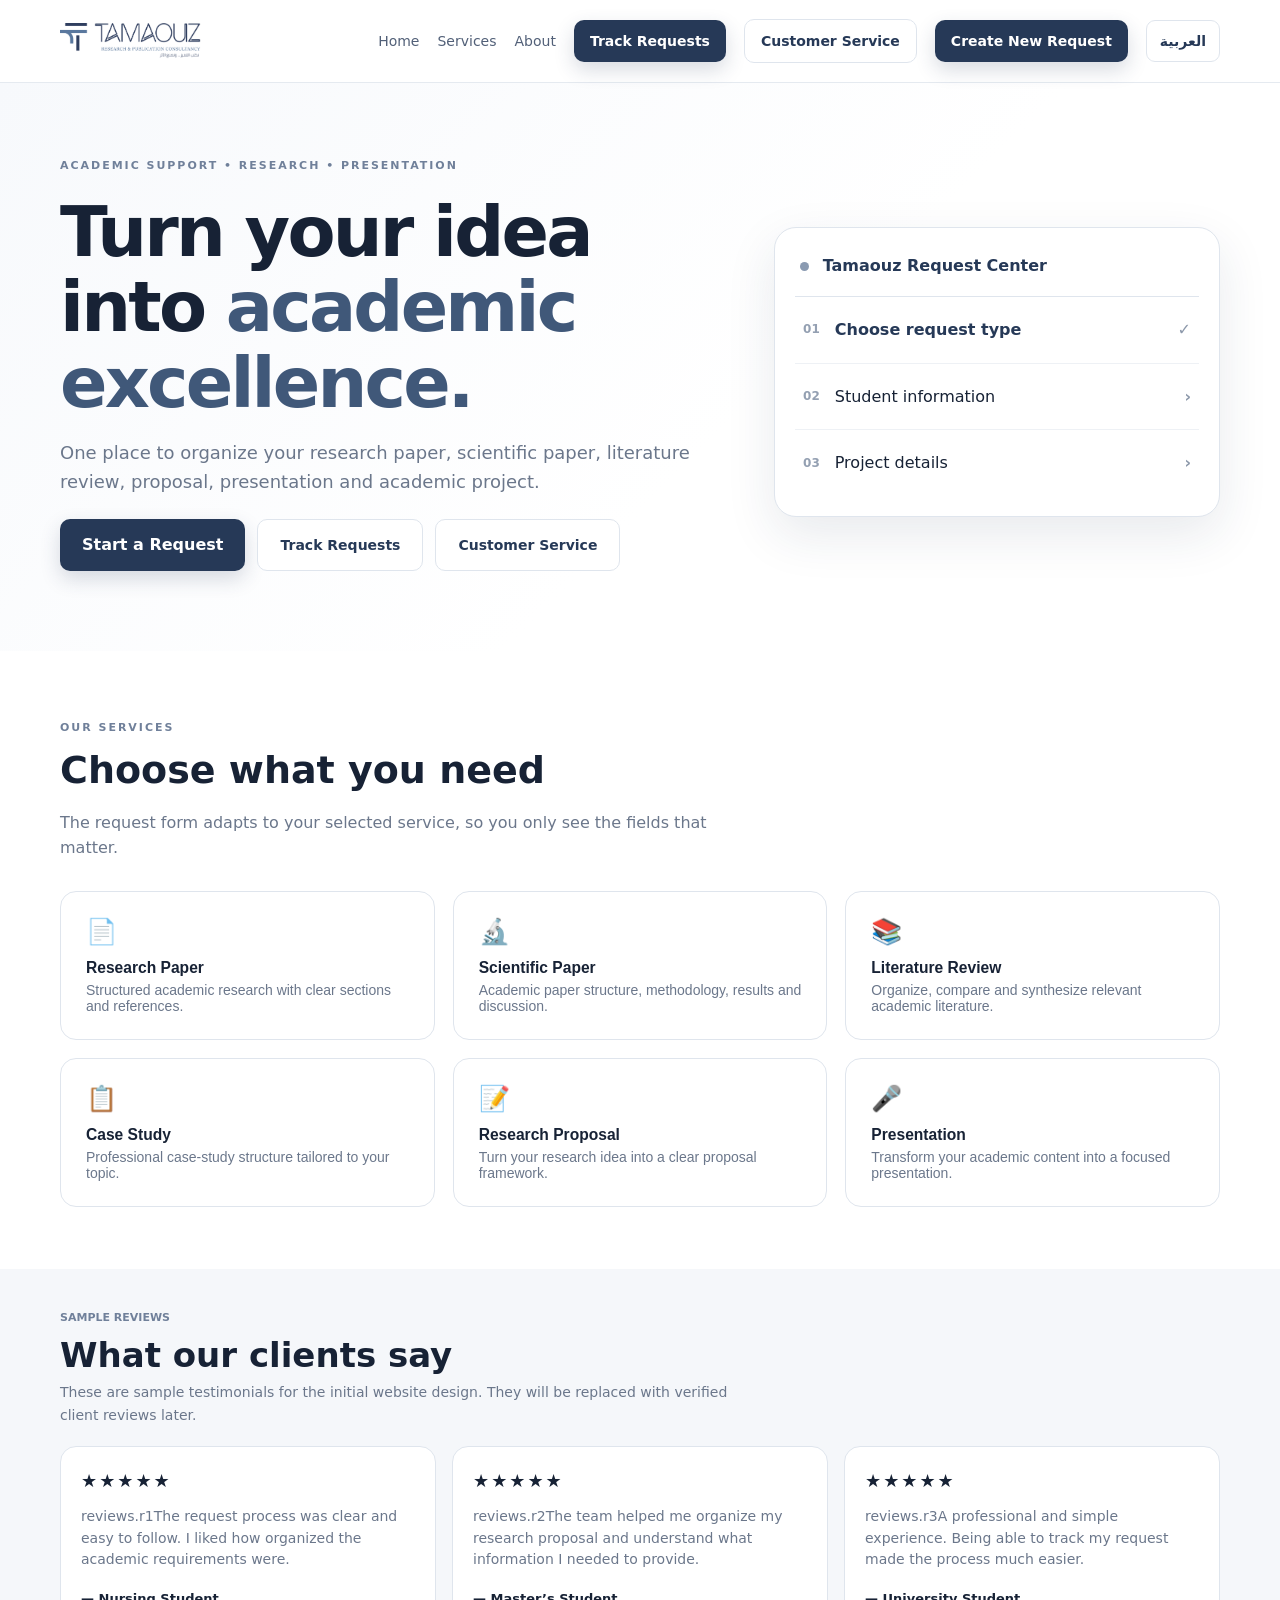
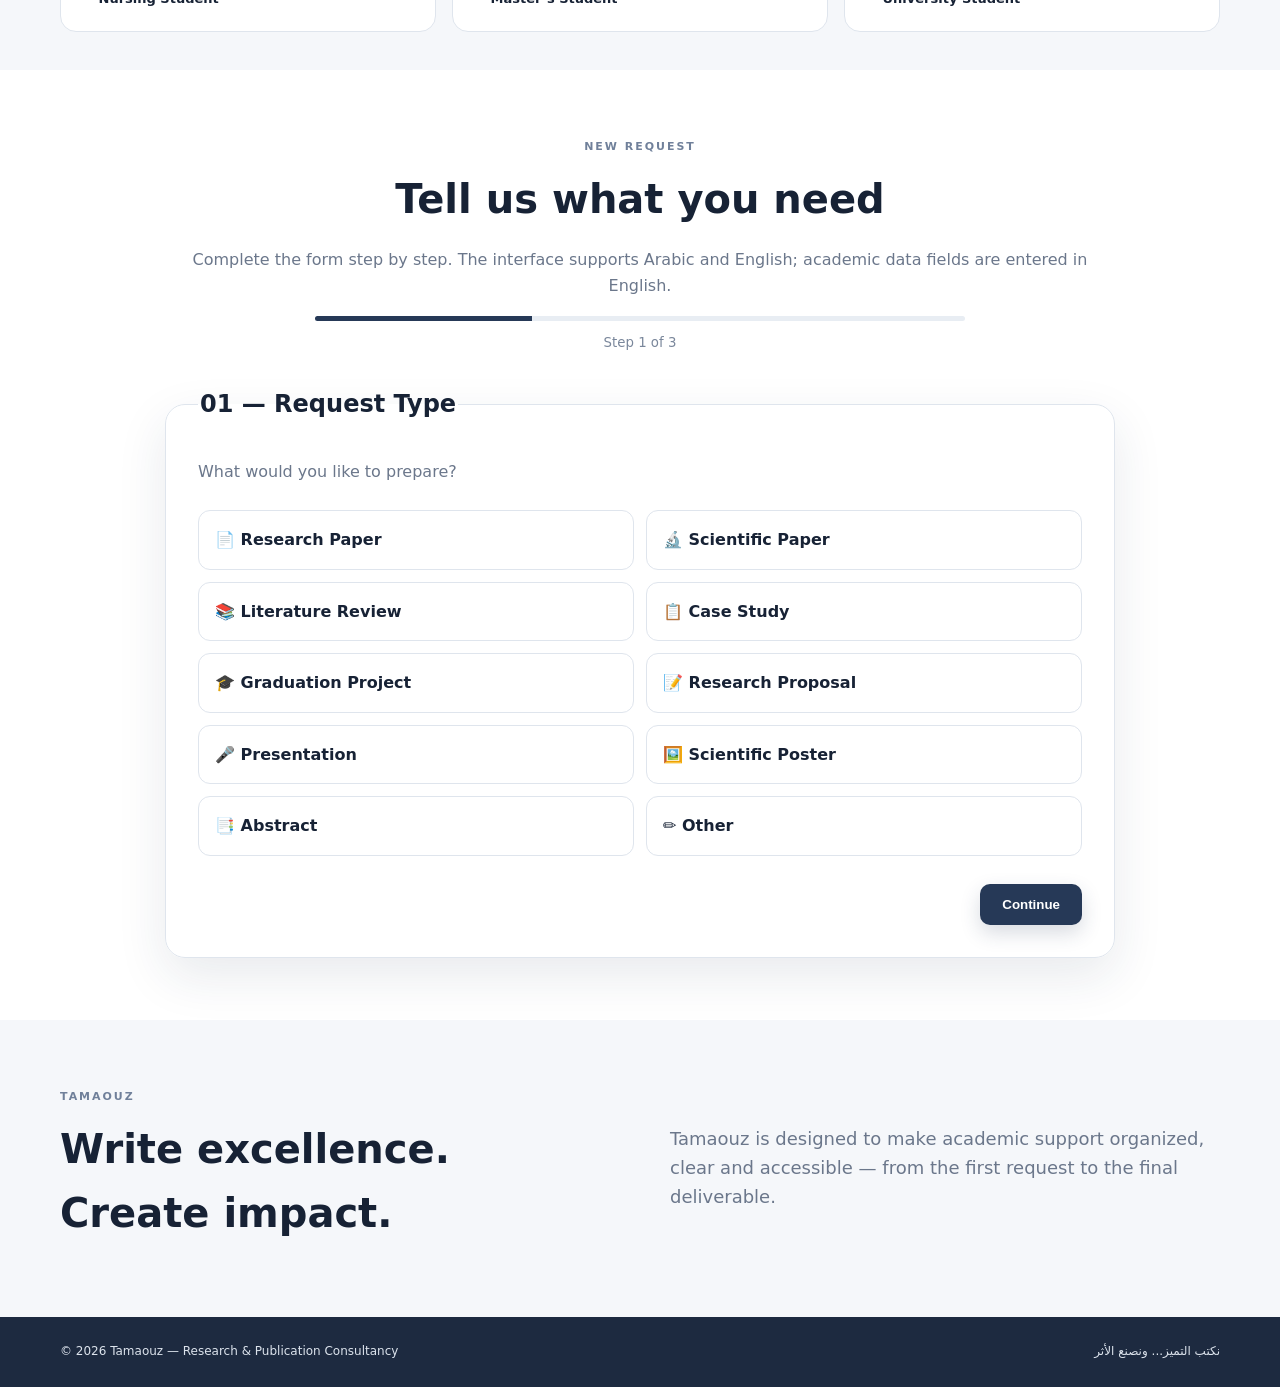
<file: index.html>
<!doctype html>
<html lang="en" dir="ltr">
<head>
  <meta charset="utf-8">
  <meta name="viewport" content="width=device-width, initial-scale=1">
  <meta name="description" content="Tamaouz — Research & Publication Consultancy. Academic research and publication support in Arabic and English.">
  <title>Tamaouz | Research & Publication Consultancy</title>
  <link rel="stylesheet" href="styles.css">
</head>
<body>
  <header class="site-header">
    <div class="container nav-wrap">
      <a class="brand" href="#home" aria-label="Tamaouz home">
        <img class="brand-logo" src="logo.jpg" alt="Tamaouz Research & Publication Consultancy">
      </a>
      <nav>
        <a href="#home" data-i18n="nav.home">Home</a>
        <a href="#services" data-i18n="nav.services">Services</a>
        <a href="#about" data-i18n="nav.about">About</a>
        <a href="dashboard.html" class="btn btn-small" data-i18n="nav.track">Track Requests</a>
        <a href="support.html" class="btn btn-small btn-ghost" data-i18n="nav.support">Customer Service</a>
        <a class="btn btn-small" href="#request" data-i18n="nav.request">Create New Request</a>
        <button id="languageToggle" class="language-toggle" type="button" aria-label="Switch language">العربية</button>
      </nav>
    </div>
  </header>

  <main id="home">
    <section class="hero">
      <div class="container hero-grid">
        <div>
          <span class="eyebrow" data-i18n="hero.eyebrow">ACADEMIC SUPPORT • RESEARCH • PRESENTATION</span>
          <h1 data-i18n="hero.title">Turn your idea into <span>academic excellence.</span></h1>
          <p data-i18n="hero.text">One place to organize your research paper, scientific paper, literature review, proposal, presentation and academic project.</p>
          <div class="hero-actions">
            <a class="btn" href="#request" data-i18n="hero.start">Start a Request</a>
            <a class="btn btn-ghost" href="dashboard.html" data-i18n="hero.track">Track Requests</a>
            <a class="btn btn-ghost" href="support.html" data-i18n="hero.support">Customer Service</a>
          </div>
          <div class="trust"><span data-i18n="hero.trust1">✓ Bilingual interface</span><span data-i18n="hero.trust2">✓ Guided step-by-step process</span><span data-i18n="hero.trust3">✓ Track your request</span></div>
        </div>
        <div class="hero-card">
          <div class="card-top"><span class="status-dot"></span> <span data-i18n="hero.card">Tamaouz Request Center</span></div>
          <div class="mini-step active"><b>01</b><span data-i18n="steps.type">Choose request type</span><strong>✓</strong></div>
          <div class="mini-step"><b>02</b><span data-i18n="steps.info">Student information</span><strong>›</strong></div>
          <div class="mini-step"><b>03</b><span data-i18n="steps.details">Project details</span><strong>›</strong></div>
        </div>
      </div>
    </section>

    <section id="services" class="section">
      <div class="container">
        <div class="section-heading">
          <span class="eyebrow" data-i18n="services.eyebrow">OUR SERVICES</span>
          <h2 data-i18n="services.title">Choose what you need</h2>
          <p data-i18n="services.text">The request form adapts to your selected service, so you only see the fields that matter.</p>
        </div>
        <div class="service-grid">
          <button class="service-card" data-type="Research Paper"><span>📄</span><h3 data-i18n="service.research">Research Paper</h3><p data-i18n="service.researchText">Structured academic research with clear sections and references.</p></button>
          <button class="service-card" data-type="Scientific Paper"><span>🔬</span><h3 data-i18n="service.scientific">Scientific Paper</h3><p data-i18n="service.scientificText">Academic paper structure, methodology, results and discussion.</p></button>
          <button class="service-card" data-type="Literature Review"><span>📚</span><h3 data-i18n="service.literature">Literature Review</h3><p data-i18n="service.literatureText">Organize, compare and synthesize relevant academic literature.</p></button>
          <button class="service-card" data-type="Case Study"><span>📋</span><h3 data-i18n="service.case">Case Study</h3><p data-i18n="service.caseText">Professional case-study structure tailored to your topic.</p></button>
          <button class="service-card" data-type="Research Proposal"><span>📝</span><h3 data-i18n="service.proposal">Research Proposal</h3><p data-i18n="service.proposalText">Turn your research idea into a clear proposal framework.</p></button>
          <button class="service-card" data-type="Presentation"><span>🎤</span><h3 data-i18n="service.presentation">Presentation</h3><p data-i18n="service.presentationText">Transform your academic content into a focused presentation.</p></button>
        </div>
      </div>
    </section>

    <section id="testimonials" class="section light">
      <div class="container">
        <div class="section-heading">
          <span class="eyebrow" data-i18n="reviews.eyebrow">SAMPLE REVIEWS</span>
          <h2 data-i18n="reviews.title">What our clients say</h2>
          <p data-i18n="reviews.text">These are sample testimonials for the initial website design. They will be replaced with verified client reviews later.</p>
        </div>
        <div class="service-grid">
          <article class="service-card"><div style="font-size:18px;letter-spacing:2px">★★★★★</div><p style="font-size:15px;margin:14px 0" data-i18n="reviews.r1">“The request process was clear and easy to follow. I liked how organized the academic requirements were.”</p><strong data-i18n="reviews.n1">— Nursing Student</strong></article>
          <article class="service-card"><div style="font-size:18px;letter-spacing:2px">★★★★★</div><p style="font-size:15px;margin:14px 0" data-i18n="reviews.r2">“The team helped me organize my research proposal and understand what information I needed to provide.”</p><strong data-i18n="reviews.n2">— Master’s Student</strong></article>
          <article class="service-card"><div style="font-size:18px;letter-spacing:2px">★★★★★</div><p style="font-size:15px;margin:14px 0" data-i18n="reviews.r3">“A professional and simple experience. Being able to track my request made the process much easier.”</p><strong data-i18n="reviews.n3">— University Student</strong></article>
        </div>
      </div>
    </section>

    <section id="request" class="section request-section">
      <div class="container request-shell">
        <div class="request-intro">
          <span class="eyebrow" data-i18n="request.eyebrow">NEW REQUEST</span>
          <h2 data-i18n="request.title">Tell us what you need</h2>
          <p data-i18n="request.text">Complete the form step by step. The interface supports Arabic and English; academic data fields are entered in English.</p>
          <div class="progress"><span class="progress-fill"></span></div>
          <small id="stepLabel">Step 1 of 3</small>
        </div>

        <form id="requestForm" novalidate>
          <fieldset data-step="1" class="step-panel active">
            <legend data-i18n="form.typeTitle">01 — Request Type</legend>
            <p class="field-help" data-i18n="form.typeHelp">What would you like to prepare?</p>
            <div class="type-grid">
              <label><input required type="radio" name="requestType" value="Research Paper"><span>📄 <span data-i18n="service.research">Research Paper</span></span></label>
              <label><input type="radio" name="requestType" value="Scientific Paper"><span>🔬 <span data-i18n="service.scientific">Scientific Paper</span></span></label>
              <label><input type="radio" name="requestType" value="Literature Review"><span>📚 <span data-i18n="service.literature">Literature Review</span></span></label>
              <label><input type="radio" name="requestType" value="Case Study"><span>📋 <span data-i18n="service.case">Case Study</span></span></label>
              <label><input type="radio" name="requestType" value="Graduation Project"><span>🎓 <span data-i18n="service.graduation">Graduation Project</span></span></label>
              <label><input type="radio" name="requestType" value="Research Proposal"><span>📝 <span data-i18n="service.proposal">Research Proposal</span></span></label>
              <label><input type="radio" name="requestType" value="Presentation"><span>🎤 <span data-i18n="service.presentation">Presentation</span></span></label>
              <label><input type="radio" name="requestType" value="Scientific Poster"><span>🖼️ <span data-i18n="service.poster">Scientific Poster</span></span></label>
              <label><input type="radio" name="requestType" value="Abstract"><span>📑 <span data-i18n="service.abstract">Abstract</span></span></label>
              <label><input type="radio" name="requestType" value="Other"><span>✏️ <span data-i18n="service.other">Other</span></span></label>
            </div>
            <div class="form-actions"><button type="button" class="btn next" data-i18n="buttons.continue">Continue</button></div>
          </fieldset>

          <fieldset data-step="2" class="step-panel">
            <legend data-i18n="form.infoTitle">02 — Student Information</legend>
            <p class="field-help" data-i18n="form.infoHelp">Please enter academic information in English only.</p>
            <div class="form-grid">
              <label><span data-i18n="fields.fullName">Full Name</span> *<input required class="english" name="fullName" placeholder="Your full name" data-i18n-placeholder="place.fullName"></label>
              <label><span data-i18n="fields.title">Academic / Job Title</span><input class="english" name="title" placeholder="e.g. Nursing Student" data-i18n-placeholder="place.title"></label>
              <label><span data-i18n="fields.workplace">University / Workplace</span> *<input required class="english" name="workplace" placeholder="University or workplace" data-i18n-placeholder="place.workplace"></label>
              <label><span data-i18n="fields.department">College / Department</span><input class="english" name="department" placeholder="College or department" data-i18n-placeholder="place.department"></label>
              <label><span data-i18n="fields.level">Academic Level</span><select name="level"><option value="" data-i18n="level.select">Select level</option><option>High School</option><option>Diploma</option><option>Bachelor</option><option>Master</option><option>PhD</option><option>Professional</option></select></label>
              <label><span data-i18n="fields.city">City</span> *<input required class="english" name="city" placeholder="e.g. Riyadh" data-i18n-placeholder="place.city"></label>
              <label><span data-i18n="fields.country">Country</span> *<input required class="english" name="country" value="Saudi Arabia"></label>
              <label><span data-i18n="fields.email">Email Address</span> *<input required type="email" name="email" placeholder="name@example.com" data-i18n-placeholder="place.email"></label>
              <label><span data-i18n="fields.mobile">Mobile Number</span> *<input required name="mobile" placeholder="+966 5X XXX XXXX"></label>
            </div>
            <div class="form-actions"><button type="button" class="btn btn-ghost back" data-i18n="buttons.back">Back</button><button type="button" class="btn next" data-i18n="buttons.continue">Continue</button></div>
          </fieldset>

          <fieldset data-step="3" class="step-panel">
            <legend data-i18n="form.detailsTitle">03 — Request Details</legend>
            <p class="field-help" data-i18n="form.detailsHelp">Give us enough information to understand the academic requirements.</p>
            <div class="form-grid">
              <label class="full"><span data-i18n="fields.projectTitle">Research / Project Title</span> *<input required class="english" name="projectTitle" placeholder="Enter the title in English" data-i18n-placeholder="place.projectTitle"></label>
              <label><span data-i18n="fields.pages">Number of Pages</span><input type="number" min="1" name="pages" placeholder="e.g. 15"></label>
              <label><span data-i18n="fields.references">Number of References</span><input type="number" min="0" name="references" placeholder="e.g. 20"></label>
              <label><span data-i18n="fields.citation">Referencing Style</span><select name="citation"><option>APA 7th</option><option>Vancouver</option><option>Harvard</option><option>MLA</option><option>Other</option></select></label>
              <label><span data-i18n="fields.deadline">Deadline</span><input type="date" name="deadline"></label>
              <div id="dynamicRequirements" class="dynamic-requirements full"></div>
              <label class="full"><span data-i18n="fields.topic">Research Question / Topic</span> *<textarea required class="english" name="topic" rows="4" placeholder="Describe your topic, research question or main requirements" data-i18n-placeholder="place.topic"></textarea></label>
              <label class="full"><span data-i18n="fields.instructions">Special Instructions</span><textarea class="english" name="instructions" rows="4" placeholder="Add any instructions from your instructor or university" data-i18n-placeholder="place.instructions"></textarea></label>
            </div>
            <div class="form-actions"><button type="button" class="btn btn-ghost back" data-i18n="buttons.back">Back</button><button class="btn" type="submit" data-i18n="buttons.submit">Submit Request</button></div>
          </fieldset>
        </form>

        <div id="success" class="success" hidden>
          <div class="success-icon">✓</div>
          <h2 data-i18n="success.title">Request submitted</h2>
          <p data-i18n="success.text">Your request ID is</p>
          <strong id="requestId">TM-2026-00001</strong>
          <p class="muted" data-i18n="success.keep">Keep this ID to track your request.</p>
          <div class="hero-actions"><a id="dashboardLink" class="btn" href="dashboard.html" data-i18n="dashboard.open">Open Student Dashboard</a><button type="button" class="btn btn-ghost" onclick="location.reload()" data-i18n="success.new">Create Another Request</button></div>
        </div>
      </div>
    </section>

    <section id="about" class="section light">
      <div class="container about">
        <div><span class="eyebrow" data-i18n="about.eyebrow">TAMAOUZ</span><h2 data-i18n="about.title">Write excellence. Create impact.</h2></div>
        <p data-i18n="about.text">Tamaouz is designed to make academic support organized, clear and accessible — from the first request to the final deliverable.</p>
      </div>
    </section>
  </main>

  <footer><div class="container"><span>© 2026 Tamaouz — Research &amp; Publication Consultancy</span><span>نكتب التميز... ونصنع الأثر</span></div></footer>
  <script src="app.js"></script>
</body>
</html>
</file>
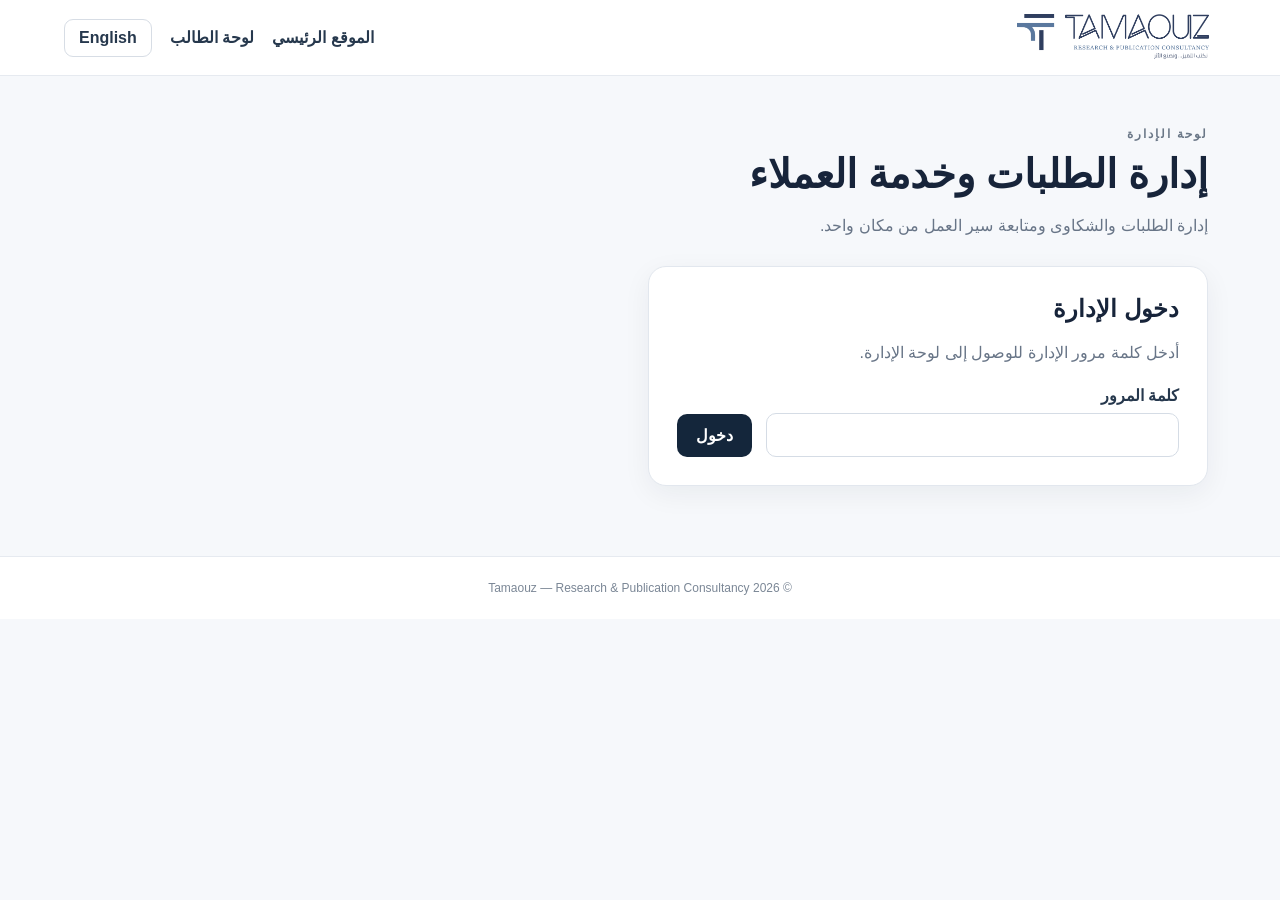
<file: admin.html>
<!doctype html>
<html lang="ar" dir="rtl">
<head>
<meta charset="utf-8"><meta name="viewport" content="width=device-width, initial-scale=1">
<meta name="description" content="Tamaouz Admin Dashboard"><title>Tamaouz | Admin Dashboard</title>
<link rel="stylesheet" href="admin.css">
</head>
<body>
<header class="topbar"><a class="brand" href="index.html" aria-label="Tamaouz home"><img src="logo.jpg" alt="Tamaouz Research & Publication Consultancy"></a><div class="top-actions"><a href="index.html" data-i18n="home">الموقع الرئيسي</a><a href="dashboard.html" data-i18n="studentDashboard">لوحة الطالب</a><button id="languageToggle" class="language-toggle" type="button">English</button></div></header>
<main class="wrap">
<section class="page-head"><p class="eyebrow" data-i18n="eyebrow">لوحة الإدارة</p><h1 data-i18n="title">إدارة الطلبات وخدمة العملاء</h1><p data-i18n="subtitle">إدارة الطلبات والشكاوى ومتابعة سير العمل من مكان واحد.</p></section>
<section id="loginCard" class="panel login-panel"><h2 data-i18n="loginTitle">دخول الإدارة</h2><p data-i18n="loginText">أدخل كلمة مرور الإدارة للوصول إلى لوحة الإدارة.</p><form id="loginForm" class="login-form" novalidate><label><span data-i18n="password">كلمة المرور</span><input id="adminPassword" type="password" required autocomplete="current-password"></label><button class="btn" type="submit" data-i18n="login">دخول</button></form><p id="loginMessage" class="message" hidden></p></section>
<section id="dashboard" hidden>
<div class="tabs"><button class="tab active" data-tab="requests" data-i18n="requestsTab">الطلبات</button><button class="tab" data-tab="complaints" data-i18n="complaintsTab">الشكاوى وخدمة العملاء</button></div>
<div id="requestsTabPanel"><div class="panel toolbar"><div id="stats" class="stats"></div><div class="filters"><input id="search" type="search" data-i18n-placeholder="searchPlaceholder" placeholder="بحث برقم الطلب أو الاسم أو البريد"><select id="statusFilter"><option value="" data-i18n="allStatuses">كل الحالات</option><option value="Submitted" data-i18n="submitted">تم الإرسال</option><option value="Under Review" data-i18n="underReview">قيد المراجعة</option><option value="In Progress" data-i18n="inProgress">قيد التنفيذ</option><option value="Ready for Review" data-i18n="ready">جاهز للمراجعة</option><option value="Completed" data-i18n="completed">مكتمل</option></select><button id="refresh" class="btn secondary" type="button" data-i18n="refresh">تحديث</button></div></div><section id="requests" class="requests"></section></div>
<div id="complaintsTabPanel" hidden><div class="panel toolbar"><div id="complaintStats" class="stats"></div><div class="filters"><input id="complaintSearch" type="search" data-i18n-placeholder="complaintSearch" placeholder="بحث برقم الشكوى أو الاسم أو البريد أو الطلب"><select id="complaintStatusFilter"><option value="" data-i18n="allComplaintStatuses">كل الحالات</option><option value="New" data-i18n="newComplaint">جديدة</option><option value="Under Review" data-i18n="complaintUnderReview">قيد المراجعة</option><option value="In Progress" data-i18n="complaintInProgress">قيد المعالجة</option><option value="Resolved" data-i18n="resolved">تمت المعالجة</option><option value="Closed" data-i18n="closed">مغلقة</option></select><button id="refreshComplaints" class="btn secondary" type="button" data-i18n="refresh">تحديث</button></div></div><section id="complaints" class="requests"></section></div>
<p id="dashboardMessage" class="message" hidden></p>
</section></main>
<footer>© 2026 Tamaouz — Research &amp; Publication Consultancy</footer><script src="admin.js"></script>
</body></html>
</file>
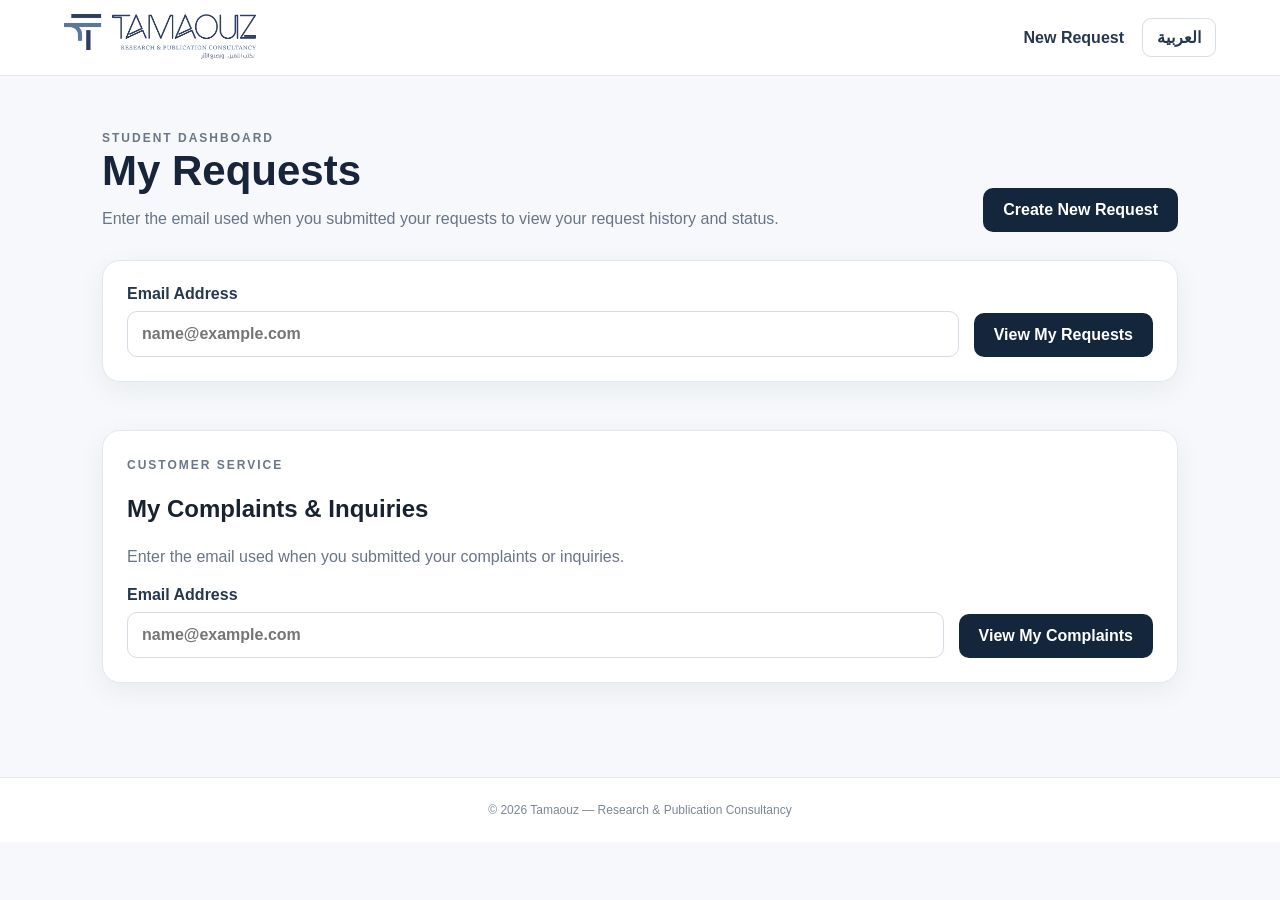
<file: dashboard.html>
<!doctype html>
<html lang="en" dir="ltr">
<head>
  <meta charset="utf-8">
  <meta name="viewport" content="width=device-width, initial-scale=1">
  <meta name="description" content="Tamaouz Student Dashboard">
  <title>Tamaouz | Student Dashboard</title>
  <link rel="stylesheet" href="dashboard.css?v=20260913-4">
</head>
<body>
<header class="topbar">
  <a class="brand" href="index.html" aria-label="Tamaouz home">
    <img src="logo.jpg" alt="Tamaouz Research & Publication Consultancy">
  </a>
  <div class="top-actions">
    <a href="index.html#request" data-i18n="newRequest">New Request</a>
    <button id="languageToggle" class="language-toggle" type="button">العربية</button>
  </div>
</header>
<main class="wrap">
  <section class="page-head">
    <div>
      <p class="eyebrow" data-i18n="eyebrow">STUDENT DASHBOARD</p>
      <h1 data-i18n="title">My Requests</h1>
      <p data-i18n="subtitle">Enter the email used when you submitted your requests to view your request history and status.</p>
    </div>
    <a class="btn" href="index.html#request" data-i18n="create">Create New Request</a>
  </section>
  <section class="lookup-card">
    <form id="lookupForm" novalidate>
      <label class="email-field"><span data-i18n="email">Email Address</span><input id="email" required type="email" autocomplete="email" placeholder="name@example.com"></label>
      <button class="btn" type="submit" data-i18n="track">View My Requests</button>
    </form>
    <p id="message" class="message" hidden></p>
  </section>
  <section id="dashboardSummary" class="summary-grid" hidden></section>
  <section id="requestsList" class="requests-list" hidden></section>
  <section class="lookup-card complaint-lookup">
    <div class="section-heading">
      <p class="eyebrow" data-i18n="complaintEyebrow">CUSTOMER SERVICE</p>
      <h2 data-i18n="complaintTitle">My Complaints & Inquiries</h2>
      <p data-i18n="complaintSubtitle">Enter the email used when you submitted your complaints or inquiries.</p>
    </div>
    <form id="complaintLookupForm" novalidate>
      <label class="email-field"><span data-i18n="complaintEmail">Email Address</span><input id="complaintEmail" required type="email" autocomplete="email" placeholder="name@example.com"></label>
      <button class="btn" type="submit" data-i18n="trackComplaint">View My Complaints</button>
    </form>
    <p id="complaintMessage" class="message" hidden></p>
    <div id="complaintsList" class="complaints-list" hidden></div>
  </section>
</main>
<footer><span>© 2026 Tamaouz — Research &amp; Publication Consultancy</span></footer>
<script src="dashboard.js?v=20260913-5"></script>
</body>
</html>
</file>
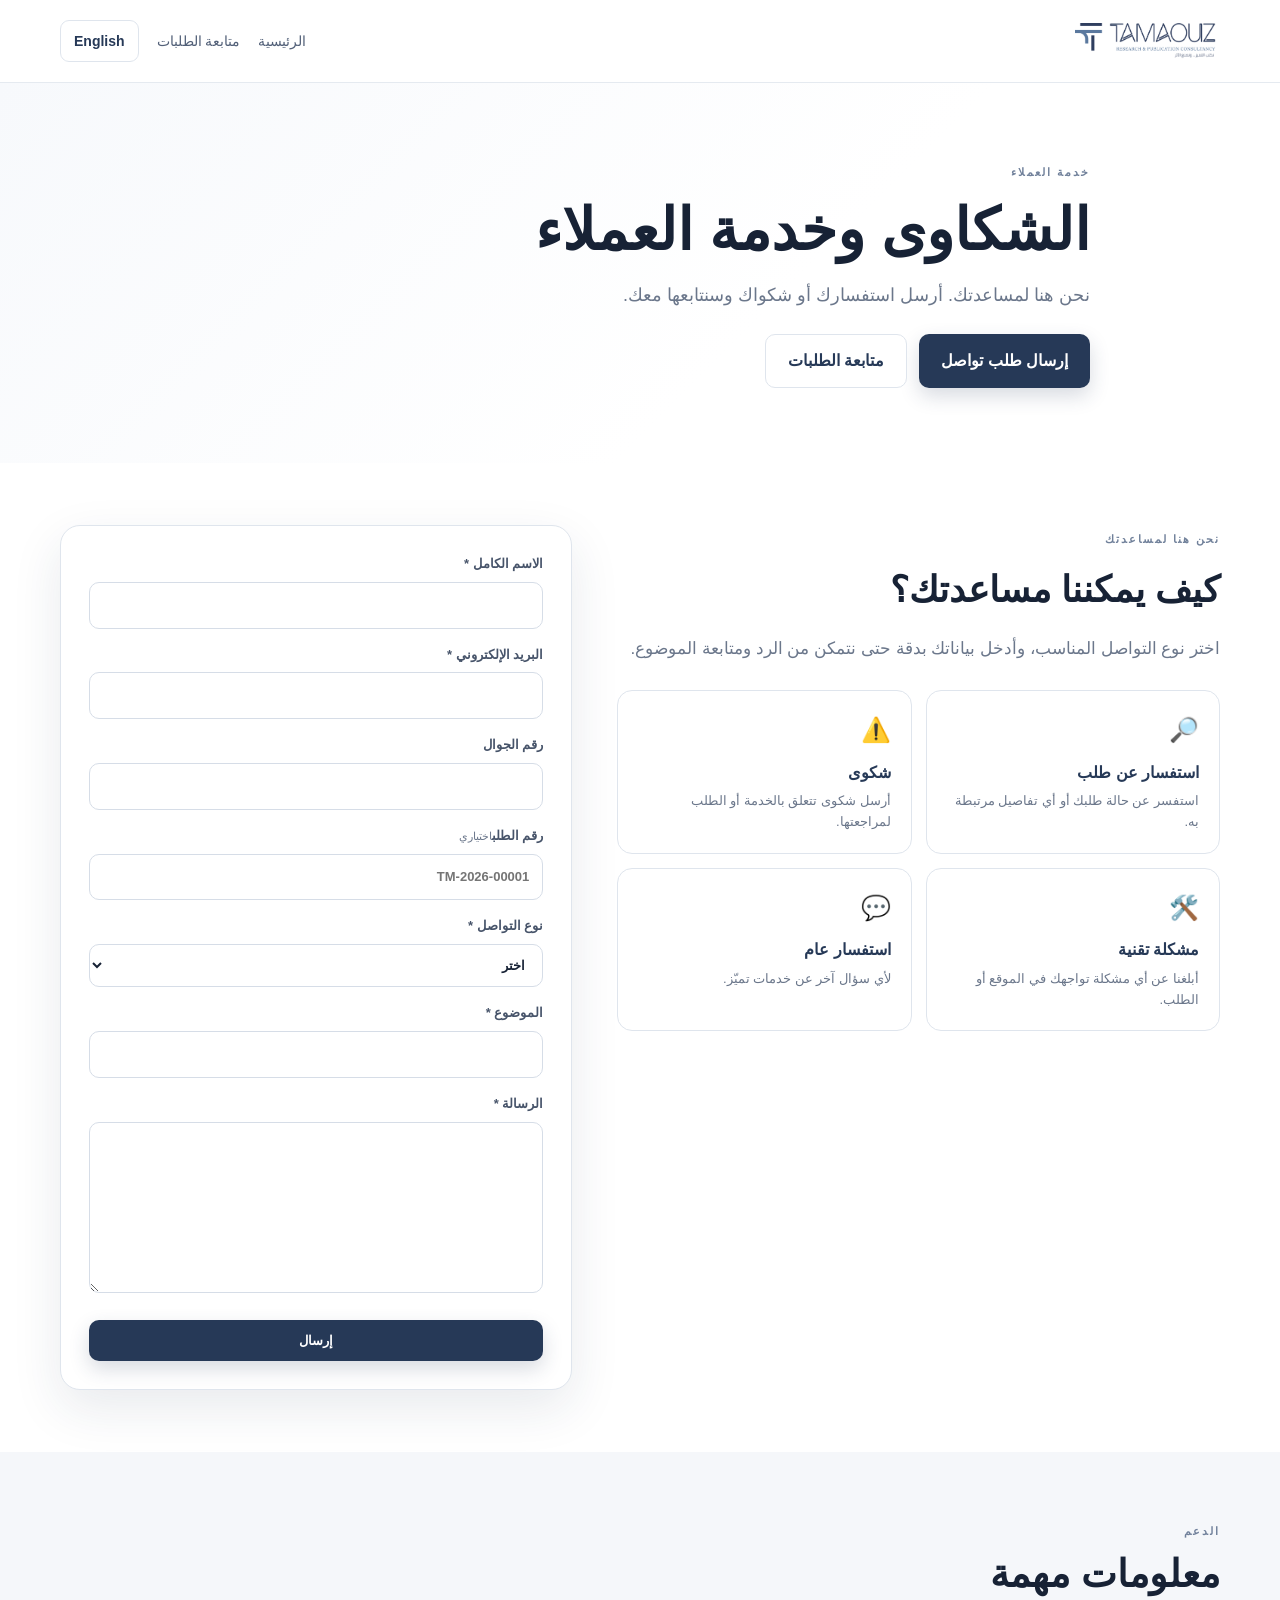
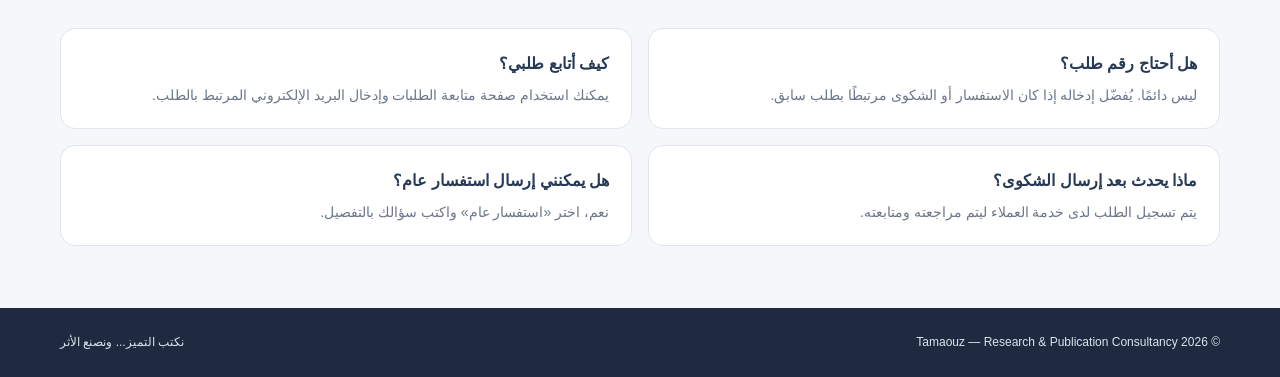
<file: support.html>
<!doctype html>
<html lang="ar" dir="rtl">
<head>
  <meta charset="utf-8">
  <meta name="viewport" content="width=device-width, initial-scale=1">
  <meta name="description" content="Tamaouz customer service and complaints. تواصل مع تميّز وخدمات الشكاوى والاستفسارات.">
  <title>Tamaouz | Customer Service</title>
  <link rel="stylesheet" href="styles.css">
  <link rel="stylesheet" href="support.css">
</head>
<body dir="rtl">
  <header class="site-header">
    <div class="container nav-wrap">
      <a class="brand" href="index.html" aria-label="Tamaouz home"><img class="brand-logo" src="logo.jpg" alt="Tamaouz Research & Publication Consultancy"></a>
      <nav>
        <a href="index.html" data-i18n="home">الرئيسية</a>
        <a href="dashboard.html" data-i18n="track">متابعة الطلبات</a>
        <button id="languageToggle" class="language-toggle" type="button">English</button>
      </nav>
    </div>
  </header>
  <main>
    <section class="support-hero"><div class="container support-hero-inner"><span class="eyebrow" data-i18n="eyebrow">CUSTOMER SERVICE</span><h1 data-i18n="title">الشكاوى وخدمة العملاء</h1><p data-i18n="intro">نحن هنا لمساعدتك. أرسل استفسارك أو شكواك وسنتابعها معك.</p><div class="support-actions"><a class="btn" href="#contact" data-i18n="send">إرسال طلب تواصل</a><a class="btn btn-ghost" href="dashboard.html" data-i18n="trackBtn">متابعة الطلبات</a></div></div></section>
    <section id="contact" class="section"><div class="container support-grid"><div class="support-info"><span class="eyebrow" data-i18n="helpEyebrow">WE ARE HERE TO HELP</span><h2 data-i18n="helpTitle">كيف يمكننا مساعدتك؟</h2><p data-i18n="helpText">اختر نوع التواصل المناسب، وأدخل بياناتك بدقة حتى نتمكن من الرد ومتابعة الموضوع.</p><div class="help-cards"><div><span>🔎</span><strong data-i18n="card1">استفسار عن طلب</strong><p data-i18n="card1t">استفسر عن حالة طلبك أو أي تفاصيل مرتبطة به.</p></div><div><span>⚠️</span><strong data-i18n="card2">شكوى</strong><p data-i18n="card2t">أرسل شكوى تتعلق بالخدمة أو الطلب لمراجعتها.</p></div><div><span>🛠️</span><strong data-i18n="card3">مشكلة تقنية</strong><p data-i18n="card3t">أبلغنا عن أي مشكلة تواجهك في الموقع أو الطلب.</p></div><div><span>💬</span><strong data-i18n="card4">استفسار عام</strong><p data-i18n="card4t">لأي سؤال آخر عن خدمات تميّز.</p></div></div></div><div class="support-form-card"><form id="supportForm" novalidate><label><span data-i18n="name">الاسم الكامل</span> *<input required name="fullName" autocomplete="name"></label><label><span data-i18n="email">البريد الإلكتروني</span> *<input required type="email" name="email" autocomplete="email"></label><label><span data-i18n="mobile">رقم الجوال</span><input name="mobile" autocomplete="tel"></label><label><span data-i18n="requestId">رقم الطلب</span><small data-i18n="optional"> (اختياري)</small><input name="requestId" placeholder="TM-2026-00001"></label><label><span data-i18n="type">نوع التواصل</span> *<select required name="type"><option value="" data-i18n="choose">اختر</option><option value="Complaint" data-i18n="complaint">شكوى</option><option value="Request Inquiry" data-i18n="inquiry">استفسار عن طلب</option><option value="Technical Issue" data-i18n="technical">مشكلة تقنية</option><option value="General Inquiry" data-i18n="general">استفسار عام</option><option value="Other" data-i18n="other">أخرى</option></select></label><label><span data-i18n="subject">الموضوع</span> *<input required name="subject"></label><label><span data-i18n="message">الرسالة</span> *<textarea required name="message" rows="7"></textarea></label><button class="btn" type="submit" data-i18n="submit">إرسال</button><p id="formMessage" class="form-message" hidden></p></form></div></div></section>
    <section class="section light faq-section"><div class="container"><div class="section-heading"><span class="eyebrow" data-i18n="faqEyebrow">SUPPORT</span><h2 data-i18n="faqTitle">معلومات مهمة</h2></div><div class="faq-grid"><div><strong data-i18n="faq1q">هل أحتاج رقم طلب؟</strong><p data-i18n="faq1a">ليس دائمًا. يُفضّل إدخاله إذا كان الاستفسار أو الشكوى مرتبطًا بطلب سابق.</p></div><div><strong data-i18n="faq2q">كيف أتابع طلبي؟</strong><p data-i18n="faq2a">يمكنك استخدام صفحة متابعة الطلبات وإدخال البريد الإلكتروني المرتبط بالطلب.</p></div><div><strong data-i18n="faq3q">ماذا يحدث بعد إرسال الشكوى؟</strong><p data-i18n="faq3a">يتم تسجيل الطلب لدى خدمة العملاء ليتم مراجعته ومتابعته.</p></div><div><strong data-i18n="faq4q">هل يمكنني إرسال استفسار عام؟</strong><p data-i18n="faq4a">نعم، اختر «استفسار عام» واكتب سؤالك بالتفصيل.</p></div></div></div></section>
  </main>
  <footer><div class="container"><span>© 2026 Tamaouz — Research &amp; Publication Consultancy</span><span>نكتب التميز... ونصنع الأثر</span></div></footer>
  <script src="support.js?v=20260913-3"></script>
</body>
</html>
</file>
<file: styles.css>
:root{--navy:#263957;--blue:#405879;--ink:#172235;--muted:#6b778b;--line:#dfe5ed;--soft:#f5f7fa;--white:#fff;--shadow:0 18px 50px rgba(31,48,75,.10)}*{box-sizing:border-box}html{scroll-behavior:smooth}body{margin:0;font-family:Inter,ui-sans-serif,system-ui,-apple-system,BlinkMacSystemFont,"Segoe UI",Tahoma,Arial,sans-serif;color:var(--ink);background:#fff;line-height:1.6}body[dir="rtl"]{font-family:"Noto Sans Arabic",Tahoma,Arial,sans-serif}a{text-decoration:none;color:inherit}.container{width:min(1160px,92%);margin:auto}.site-header{position:sticky;top:0;z-index:10;background:rgba(255,255,255,.95);backdrop-filter:blur(12px);border-bottom:1px solid rgba(223,229,237,.8)}.nav-wrap{min-height:82px;display:flex;align-items:center;justify-content:space-between;gap:24px}.brand{display:flex;align-items:center;color:var(--navy);flex-shrink:0}.brand-logo{display:block;width:145px;height:auto;max-height:50px;object-fit:contain}.brand-mark{font-size:42px;font-weight:800;border-left:5px solid var(--navy);padding-left:12px;line-height:1}.brand strong{display:block;font-size:27px;letter-spacing:.08em;font-weight:500}.brand small{display:block;font-size:9px;letter-spacing:.14em;color:#6d7d96}.brand em{display:block;font-style:normal;font-size:10px;text-align:right;color:#39465b;margin-top:2px}.brand em{direction:rtl}body[dir="rtl"] .brand-mark{border-left:0;border-right:5px solid var(--navy);padding-left:0;padding-right:12px}nav{display:flex;align-items:center;gap:18px;font-size:14px;color:#526078}nav a:not(.btn):hover{color:var(--navy)}.language-toggle{border:1px solid var(--line);border-radius:9px;padding:9px 13px;background:#fff;color:var(--navy);font:inherit;font-weight:700;cursor:pointer}.language-toggle:hover{background:var(--soft)}.btn{display:inline-flex;justify-content:center;align-items:center;border:0;border-radius:10px;padding:13px 22px;background:var(--navy);color:#fff;font-weight:700;cursor:pointer;transition:.2s;box-shadow:0 8px 20px rgba(38,57,87,.18)}.btn:hover{transform:translateY(-1px);background:#1f304c}.btn-small{padding:10px 16px}.btn-ghost{background:#fff;color:var(--navy);border:1px solid var(--line);box-shadow:none}.btn-ghost:hover{background:var(--soft)}.hero{background:linear-gradient(135deg,#f7f9fc 0%,#fff 58%);padding:68px 0 58px}.hero-grid{display:grid;grid-template-columns:1.1fr .75fr;gap:60px;align-items:center}.eyebrow{font-size:11px;letter-spacing:.18em;color:#70809a;font-weight:800}.hero h1{font-size:clamp(42px,6vw,70px);line-height:1.08;letter-spacing:-.04em;margin:18px 0}.hero h1 span{color:var(--blue)}.hero p{font-size:18px;color:var(--muted);max-width:650px}.hero-actions{display:flex;gap:12px;margin:22px 0}.trust{display:flex;flex-wrap:wrap;gap:15px;font-size:12px;color:#68758a}.hero-card{background:#fff;border:1px solid var(--line);border-radius:22px;padding:20px;box-shadow:var(--shadow)}.card-top{font-weight:800;color:var(--navy);padding:5px 5px 18px;border-bottom:1px solid var(--line)}.status-dot{display:inline-block;width:9px;height:9px;border-radius:50%;background:#8a9ab1;margin-right:8px}.mini-step{display:flex;align-items:center;gap:15px;padding:20px 8px;border-bottom:1px solid #eef1f5}.mini-step:last-child{border-bottom:0}.mini-step b{font-size:12px;color:#94a0b2}.mini-step span{flex:1}.mini-step strong{color:#8c98aa}.mini-step.active{color:var(--navy);font-weight:700}.section{padding:62px 0}.light{background:var(--soft)}.section-heading{max-width:680px;margin-bottom:30px}.section-heading h2{font-size:38px;line-height:1.2;margin:10px 0}.section-heading p{color:var(--muted)}.service-grid{display:grid;grid-template-columns:repeat(3,1fr);gap:18px}.service-card{text-align:start;background:#fff;border:1px solid var(--line);border-radius:16px;padding:25px;cursor:pointer;transition:.2s;color:inherit}.service-card:hover{transform:translateY(-4px);box-shadow:var(--shadow);border-color:#b9c4d3}.service-card span{font-size:25px}.service-card h3{margin:13px 0 5px}.service-card p{margin:0;color:var(--muted);font-size:14px}.steps{display:grid;grid-template-columns:repeat(4,1fr);gap:20px}.steps>div{border-top:2px solid var(--navy);padding-top:18px}.steps b{font-size:12px;color:#8290a5}.steps h3{margin:8px 0}.steps p{color:var(--muted);font-size:14px}.request-section{background:#fff}.request-shell{max-width:950px}.request-intro{text-align:center;margin-bottom:30px}.request-intro h2{font-size:40px;margin:10px 0}.request-intro p{color:var(--muted)}.progress{height:5px;background:#e8edf3;border-radius:5px;max-width:650px;margin:18px auto 8px;overflow:hidden}.progress-fill{display:block;height:100%;width:33.333%;background:var(--navy);transition:.25s}.request-intro small{color:#7a879b}fieldset{border:0;padding:0;margin:0}.step-panel{display:none;background:#fff;border:1px solid var(--line);border-radius:20px;padding:32px;box-shadow:var(--shadow)}.step-panel.active{display:block}.step-panel legend{font-size:24px;font-weight:800;margin-bottom:4px}.field-help{color:var(--muted);margin-top:0}.type-grid{display:grid;grid-template-columns:repeat(2,1fr);gap:12px;margin-top:25px}.type-grid label{cursor:pointer}.type-grid input{position:absolute;opacity:0}.type-grid label>span{display:block;border:1px solid var(--line);border-radius:12px;padding:16px;background:#fff;font-weight:650}.type-grid input:checked+span{border:2px solid var(--navy);background:#f5f7fa;color:var(--navy);padding:15px}.form-grid{display:grid;grid-template-columns:1fr 1fr;gap:18px;margin-top:25px}.form-grid label{font-size:13px;font-weight:700;color:#47546a}.form-grid label.full{grid-column:1/-1}.form-grid input,.form-grid select,.form-grid textarea{width:100%;margin-top:7px;border:1px solid #d6dde7;border-radius:10px;padding:12px 13px;font:inherit;color:var(--ink);outline:0;background:#fff}.form-grid textarea{resize:vertical}.form-grid input:focus,.form-grid select:focus,.form-grid textarea:focus{border-color:#6c7f9c;box-shadow:0 0 0 3px rgba(64,88,121,.08)}.form-actions{display:flex;justify-content:flex-end;gap:10px;margin-top:28px}.dynamic-requirements{display:grid;grid-template-columns:1fr 1fr;gap:18px;margin-top:2px;padding:18px;border-radius:14px;background:var(--soft)}.dynamic-title{grid-column:1/-1;font-weight:800;color:var(--navy);margin-bottom:2px}.dynamic-requirements label{font-size:13px;font-weight:700;color:#47546a}.dynamic-requirements input,.dynamic-requirements textarea{width:100%;margin-top:7px;border:1px solid #d6dde7;border-radius:10px;padding:10px 12px;font:inherit;background:#fff}.success{text-align:center;padding:60px 20px;border:1px solid var(--line);border-radius:20px;box-shadow:var(--shadow)}.success-icon{width:58px;height:58px;display:grid;place-items:center;margin:auto;border-radius:50%;background:#eaf0f6;color:var(--navy);font-size:27px;font-weight:900}.success h2{font-size:34px;margin:15px 0 5px}.success strong{font-size:25px;color:var(--navy);letter-spacing:.08em}.muted{color:var(--muted)}.about{display:grid;grid-template-columns:1fr 1fr;gap:60px;align-items:center}.about h2{font-size:40px;margin:10px 0}.about p{color:var(--muted);font-size:18px}footer{background:#1d2a40;color:#dce3ec;padding:25px 0;font-size:12px}footer .container{display:flex;justify-content:space-between;gap:20px}.home-link-label{font-size:14px}.home-link-label::after{content:attr(data-label)}a[data-i18n="nav.track"],a[data-i18n="nav.support"],a[data-i18n="hero.track"],a[data-i18n="hero.support"]{font-size:0}a[data-i18n="nav.track"]::after{content:"Track Requests";font-size:14px}a[data-i18n="nav.support"]::after{content:"Customer Service";font-size:14px}a[data-i18n="hero.track"]::after{content:"Track Requests";font-size:14px}a[data-i18n="hero.support"]::after{content:"Customer Service";font-size:14px}body[dir="rtl"] a[data-i18n="nav.track"]::after{content:"متابعة الطلبات"}body[dir="rtl"] a[data-i18n="nav.support"]::after{content:"خدمة العملاء"}body[dir="rtl"] a[data-i18n="hero.track"]::after{content:"طلباتي"}body[dir="rtl"] a[data-i18n="hero.support"]::after{content:"الشكوى وخدمة العملاء"}@media(max-width:850px){nav a:not(.btn){display:none}.hero-grid,.about{grid-template-columns:1fr}.service-grid{grid-template-columns:1fr 1fr}.steps{grid-template-columns:1fr 1fr}.brand-logo{width:125px;max-height:44px}}@media(max-width:600px){.brand-logo{width:105px;max-height:40px}.hero{padding-top:48px;padding-bottom:42px}.hero h1{font-size:42px}.service-grid,.type-grid,.form-grid,.steps,.dynamic-requirements{grid-template-columns:1fr}.step-panel{padding:22px}.section{padding:48px 0}footer .container{flex-direction:column}nav{gap:8px}.language-toggle{padding:8px 10px}.hero-actions{flex-wrap:wrap}}
nav a[href="dashboard.html"].btn-small[data-i18n="nav.track"],nav a[href="support.html"].btn-small[data-i18n="nav.support"]{font-size:0!important}nav a[href="dashboard.html"].btn-small[data-i18n="nav.track"]::after{content:"متابعة الطلبات"!important;font-size:14px!important}nav a[href="support.html"].btn-small[data-i18n="nav.support"]::after{content:"خدمة العملاء"!important;font-size:14px!important}body[dir="ltr"] nav a[href="dashboard.html"].btn-small[data-i18n="nav.track"]::after{content:"Track Requests"!important}body[dir="ltr"] nav a[href="support.html"].btn-small[data-i18n="nav.support"]::after{content:"Customer Service"!important}
@media(max-width:600px){.site-header .nav-wrap{min-height:64px;gap:8px;width:94%}.site-header .brand-logo{width:88px;max-height:36px}.site-header nav{gap:5px;flex-wrap:nowrap}.site-header nav .btn-small{padding:8px 9px;border-radius:8px;font-size:12px;white-space:nowrap}.site-header nav .language-toggle{padding:7px 9px;border-radius:8px;font-size:12px;white-space:nowrap}.site-header nav a[href="#request"]{display:none}.site-header nav a[href="dashboard.html"].btn-small::after,.site-header nav a[href="support.html"].btn-small::after{font-size:12px!important}}
.trust{display:none!important}

/* Reviews: compact layout and bilingual fallback for cached translation dictionaries */
#testimonials.section{padding:34px 0 38px}
#testimonials .section-heading{margin-bottom:20px}
#testimonials .section-heading h2{font-size:34px;margin:6px 0}
#testimonials .section-heading p{margin:6px 0;font-size:14px}
#testimonials .service-grid{gap:16px}
#testimonials .service-card{padding:20px}
#testimonials .service-card>div{font-size:18px!important;letter-spacing:2px}
#testimonials .service-card p{font-size:14px!important;line-height:1.55;margin:10px 0 14px!important}
#testimonials .service-card strong{font-size:13px}
#testimonials [data-i18n^="reviews."]{font-size:0!important}
#testimonials [data-i18n="reviews.eyebrow"]::after{content:"SAMPLE REVIEWS";font-size:11px}
#testimonials [data-i18n="reviews.title"]::after{content:"What our clients say";font-size:34px}
#testimonials [data-i18n="reviews.text"]::after{content:"These are sample testimonials for the initial website design. They will be replaced with verified client reviews later.";font-size:14px}
#testimonials [data-i18n="reviews.r1"]::after{content:"The request process was clear and easy to follow. I liked how organized the academic requirements were.";font-size:14px}
#testimonials [data-i18n="reviews.r2"]::after{content:"The team helped me organize my research proposal and understand what information I needed to provide.";font-size:14px}
#testimonials [data-i18n="reviews.r3"]::after{content:"A professional and simple experience. Being able to track my request made the process much easier.";font-size:14px}
#testimonials [data-i18n="reviews.n1"]::after{content:"— Nursing Student";font-size:13px}
#testimonials [data-i18n="reviews.n2"]::after{content:"— Master’s Student";font-size:13px}
#testimonials [data-i18n="reviews.n3"]::after{content:"— University Student";font-size:13px}
body[dir="rtl"] #testimonials [data-i18n="reviews.eyebrow"]::after{content:"آراء العملاء"}
body[dir="rtl"] #testimonials [data-i18n="reviews.title"]::after{content:"ماذا يقول عملاؤنا"}
body[dir="rtl"] #testimonials [data-i18n="reviews.text"]::after{content:"هذه آراء تجريبية للتصميم الأولي للموقع، وسيتم استبدالها لاحقًا بتقييمات العملاء الموثقة."}
body[dir="rtl"] #testimonials [data-i18n="reviews.r1"]::after{content:"كانت خطوات تقديم الطلب واضحة وسهلة، وأعجبني تنظيم المتطلبات الأكاديمية بطريقة مرتبة."}
body[dir="rtl"] #testimonials [data-i18n="reviews.r2"]::after{content:"ساعدني الفريق في تنظيم مقترح البحث وتوضيح المعلومات التي أحتاج إلى تقديمها."}
body[dir="rtl"] #testimonials [data-i18n="reviews.r3"]::after{content:"تجربة أكاديمية احترافية وبسيطة. إمكانية متابعة حالة الطلب جعلت العملية أسهل بكثير."}
body[dir="rtl"] #testimonials [data-i18n="reviews.n1"]::after{content:"— طالبة تمريض"}
body[dir="rtl"] #testimonials [data-i18n="reviews.n2"]::after{content:"— طالبة ماجستير"}
body[dir="rtl"] #testimonials [data-i18n="reviews.n3"]::after{content:"— طالب جامعي"}
@media(max-width:600px){#testimonials.section{padding:30px 0 32px}#testimonials .section-heading h2{font-size:30px}#testimonials .service-card{padding:18px}}
</file>
<file: admin.css>
*{box-sizing:border-box}body{margin:0;min-height:100vh;background:#f6f8fb;color:#182230;font-family:Inter,Arial,sans-serif}body[dir="rtl"]{font-family:"Noto Sans Arabic",Tahoma,Arial,sans-serif}.topbar{height:76px;background:#fff;border-bottom:1px solid #e6eaf0;display:flex;align-items:center;justify-content:space-between;padding:0 5%;position:sticky;top:0;z-index:10}.brand img{display:block;height:48px;width:auto;max-width:210px;object-fit:contain}.top-actions{display:flex;align-items:center;gap:18px}.top-actions a{color:#26384d;text-decoration:none;font-weight:700}.language-toggle{border:1px solid #d7dde5;border-radius:9px;padding:9px 14px;background:#fff;color:#26384d;font:inherit;font-weight:700;cursor:pointer}.wrap{max-width:1180px;margin:0 auto;padding:48px 22px 70px}.page-head{margin-bottom:26px}.eyebrow{font-size:12px;font-weight:800;letter-spacing:2px;margin:0 0 8px;color:#6a7787}h1{font-size:40px;line-height:1.1;margin:0 0 10px;color:#17243a}h2{margin:0 0 8px;color:#17243a}p{color:#687587;line-height:1.7}.panel{background:#fff;border:1px solid #e2e7ee;border-radius:18px;box-shadow:0 8px 28px rgba(20,38,59,.06)}.login-panel{max-width:560px;padding:28px}.login-form{display:grid;grid-template-columns:1fr auto;gap:14px;align-items:end;margin-top:20px}.login-form label{display:flex;flex-direction:column;gap:8px;font-weight:700;color:#26384d}.login-form input,.filters input,.filters select{width:100%;padding:12px 13px;border:1px solid #d5dce5;border-radius:10px;background:#fff;color:#182230;font:inherit;outline:none}.login-form input:focus,.filters input:focus,.filters select:focus{border-color:#5f7795;box-shadow:0 0 0 3px rgba(95,119,149,.12)}.btn{border:0;border-radius:10px;padding:12px 19px;background:#14263b;color:#fff;cursor:pointer;font:inherit;font-weight:800}.btn.secondary{background:#fff;color:#26384d;border:1px solid #d7dde5}.message{margin:16px 0 0;padding:11px 13px;border-radius:9px;font-weight:700}.message.error{background:#fff0f0;color:#a43b3b}.message.success{background:#edf8f0;color:#27733a}.message.loading{background:#f0f3f7;color:#526276}.tabs{display:flex;gap:10px;margin:0 0 18px;flex-wrap:wrap}.tab{border:1px solid #d7dde5;border-radius:10px;padding:12px 20px;background:#fff;color:#26384d;font:inherit;font-weight:800;cursor:pointer}.tab.active{background:#14263b;color:#fff;border-color:#14263b}.toolbar{padding:20px;margin-bottom:22px}.stats{display:flex;gap:12px;flex-wrap:wrap;margin-bottom:18px}.stat{min-width:150px;padding:14px 16px;border:1px solid #e3e8ee;border-radius:12px;background:#fafbfc}.stat small{display:block;color:#778394;font-size:12px;font-weight:700;margin-bottom:5px}.stat strong{font-size:24px;color:#17243a}.filters{display:grid;grid-template-columns:1fr 220px auto;gap:12px}.requests{display:grid;gap:16px}.request{background:#fff;border:1px solid #e2e7ee;border-radius:16px;padding:20px;box-shadow:0 8px 24px rgba(20,38,59,.05)}.request-head{display:flex;justify-content:space-between;gap:18px;align-items:flex-start}.request-id{display:inline-block;padding:6px 10px;border-radius:999px;background:#eef2f6;color:#5b6d84;font-weight:800;font-size:13px}.request h2{font-size:20px;margin:10px 0 5px}.meta{margin:0;color:#788596;font-size:13px}.badge{display:inline-block;border-radius:999px;padding:7px 11px;background:#e9eef4;font-size:12px;font-weight:800;white-space:nowrap}.request-grid{display:grid;grid-template-columns:repeat(4,1fr);gap:14px;padding:18px 0;border-top:1px solid #e7ebf0;border-bottom:1px solid #e7ebf0;margin-top:18px}.field small{display:block;color:#7b8796;font-size:11px;margin-bottom:5px}.field strong{display:block;font-size:13px;line-height:1.5}.request-actions{display:flex;justify-content:space-between;align-items:center;gap:12px;padding-top:16px}.status-select{padding:9px 11px;border:1px solid #d7dde5;border-radius:9px;background:#fff;font:inherit;font-weight:700;color:#26384d}.complaint-controls{display:grid;grid-template-columns:220px 1fr auto;gap:12px;align-items:end;padding-top:16px}.complaint-controls label{display:flex;flex-direction:column;gap:7px;color:#526276;font-size:12px;font-weight:800}.complaint-controls select,.complaint-controls textarea{padding:10px 11px;border:1px solid #d7dde5;border-radius:9px;background:#fff;color:#26384d;font:inherit}.complaint-controls textarea{resize:vertical;min-height:44px}.message-preview{display:-webkit-box;-webkit-line-clamp:3;-webkit-box-orient:vertical;overflow:hidden;font-weight:600!important;color:#526276}.empty{text-align:center;padding:40px;color:#6d7988;background:#fff;border:1px dashed #d9e0e8;border-radius:16px}footer{text-align:center;border-top:1px solid #e6eaf0;padding:24px;color:#7b8796;font-size:12px;background:#fff}@media(max-width:800px){.login-form,.filters,.complaint-controls{grid-template-columns:1fr}.request-head{display:block}.badge{margin-top:12px}.request-grid{grid-template-columns:repeat(2,1fr)}}@media(max-width:520px){.topbar{padding:0 18px}.brand img{height:42px;max-width:175px}.top-actions{gap:9px}.top-actions a:first-child{display:none}.wrap{padding-top:32px}h1{font-size:34px}.request-grid{grid-template-columns:1fr}.request-actions{align-items:stretch;flex-direction:column}.status-select{width:100%}.tabs{display:grid;grid-template-columns:1fr}.tab{width:100%}}
</file>
<file: dashboard.css>
*{box-sizing:border-box}body{margin:0;font-family:Inter,Arial,sans-serif;background:#f6f8fb;color:#182230;min-height:100vh}body[dir="rtl"]{font-family:"Noto Sans Arabic",Tahoma,Arial,sans-serif}.topbar{height:76px;background:#fff;border-bottom:1px solid #e6eaf0;display:flex;align-items:center;justify-content:space-between;padding:0 5%;position:sticky;top:0;z-index:5}.brand{display:flex;align-items:center}.brand img{display:block;height:48px;width:auto;max-width:210px;object-fit:contain}.top-actions{display:flex;align-items:center;gap:18px}.top-actions a{color:#26384d;text-decoration:none;font-weight:700}.language-toggle{border:1px solid #d7dde5;border-radius:9px;padding:9px 14px;background:#fff;color:#26384d;font:inherit;font-weight:700;cursor:pointer}.wrap{max-width:1120px;margin:0 auto;padding:52px 22px 70px}.page-head{display:flex;align-items:end;justify-content:space-between;gap:24px;margin-bottom:28px}.eyebrow{font-size:12px;font-weight:800;letter-spacing:2px;margin:0 0 9px;color:#6a7787}h1{font-size:42px;line-height:1.1;margin:0 0 10px;color:#17243a}p{color:#687587;line-height:1.7}.page-head p{max-width:720px;margin:0}.btn{display:inline-block;border:0;border-radius:10px;padding:13px 20px;background:#14263b;color:#fff!important;text-decoration:none;cursor:pointer;font:inherit;font-weight:700}.lookup-card,.request-card,.summary-card{background:#fff;border:1px solid #e2e7ee;border-radius:18px;box-shadow:0 8px 28px rgba(20,38,59,.06)}.lookup-card{padding:24px;margin-bottom:24px}.lookup-card form{display:grid;grid-template-columns:1fr auto;gap:15px;align-items:end}.lookup-card label{display:flex;flex-direction:column;gap:8px;font-weight:700;color:#26384d}.lookup-card input{width:100%;padding:13px 14px;border:1px solid #d5dce5;border-radius:10px;background:#fff;color:#182230;font:inherit;outline:none}.lookup-card input:focus{border-color:#5f7795;box-shadow:0 0 0 3px rgba(95,119,149,.12)}.message{margin:14px 0 0;padding:10px 12px;border-radius:9px;font-weight:700}.loading{background:#f0f3f7;color:#526276}.error-message{background:#fff0f0;color:#a43b3b}.summary-grid{display:grid;grid-template-columns:repeat(3,1fr);gap:16px;margin-bottom:24px}.summary-card{padding:20px 22px}.summary-card small{display:block;color:#788596;font-size:12px;font-weight:700;margin-bottom:8px}.summary-card strong{font-size:30px;color:#17243a}.requests-list{display:grid;gap:18px}.request-card{padding:24px}.compact-card .result-head{padding-bottom:18px}.result-head{display:flex;justify-content:space-between;gap:18px;align-items:start;border-bottom:1px solid #e7ebf0}.request-id{display:inline-block;font-weight:800;font-size:14px;letter-spacing:.6px;color:#5b6d84;background:#eef2f6;border-radius:999px;padding:7px 11px}.result-head h2{font-size:22px;margin:12px 0 5px;color:#17243a}.request-meta{font-size:13px;margin:0 0 2px;color:#7a8796}.badge{display:inline-block;border-radius:999px;padding:8px 13px;background:#e9eef4;font-size:13px;font-weight:800;white-space:nowrap}.card-actions{display:flex;justify-content:flex-end;padding-top:16px}.details-toggle{border:1px solid #d7dde5;border-radius:9px;padding:9px 14px;background:#fff;color:#26384d;font:inherit;font-weight:700;cursor:pointer}.details-toggle:hover{background:#f6f8fb}.request-details{border-top:1px solid #e7ebf0;margin-top:18px}.status-block{padding:24px 0;border-bottom:1px solid #e7ebf0}.status-block p{margin:0 0 18px;font-weight:700}.status-line{display:grid;grid-template-columns:repeat(5,1fr);gap:8px}.status-step{text-align:center;position:relative}.status-step:before{content:"";position:absolute;top:15px;left:calc(-50% + 15px);right:calc(50% + 15px);height:2px;background:#e2e7ee}.status-step:first-child:before{display:none}.status-step span{position:relative;z-index:1;display:grid;place-items:center;width:30px;height:30px;margin:0 auto 9px;border-radius:50%;background:#e5e9ee;color:#657286;font-size:12px;font-weight:800}.status-step.done span{background:#263f5f;color:#fff}.status-step.done:before{background:#263f5f}.status-step small{display:block;color:#778394;font-weight:700;line-height:1.35}.status-step.current small{color:#182230}.details-grid{display:grid;grid-template-columns:repeat(4,1fr);gap:18px;padding:25px 0;border-bottom:1px solid #e7ebf0}.details-grid small,.dynamic-grid small{display:block;color:#7b8796;margin-bottom:6px;font-size:12px}.details-grid strong,.dynamic-grid strong{display:block;font-size:14px;line-height:1.5}.text-block{padding-top:22px}.text-block h3,.dynamic-block h3{font-size:15px;margin:0 0 8px;color:#26384d}.text-block p{white-space:pre-wrap;margin:0}.dynamic-block{padding-top:22px}.dynamic-grid{display:grid;grid-template-columns:repeat(2,1fr);gap:14px}.dynamic-grid>div{padding:14px;border:1px solid #e7ebf0;border-radius:10px;background:#fafbfc}footer{text-align:center;border-top:1px solid #e6eaf0;padding:25px;color:#7b8796;font-size:12px;background:#fff}@media(max-width:800px){.lookup-card form{grid-template-columns:1fr}.page-head{display:block}.page-head .btn{margin-top:18px}.summary-grid{grid-template-columns:1fr}.details-grid{grid-template-columns:repeat(2,1fr)}.status-line{grid-template-columns:1fr;gap:12px;text-align:left}.status-step{display:grid;grid-template-columns:30px 1fr;gap:10px;align-items:center;text-align:left}.status-step:before{display:none}.status-step span{margin:0}.status-step small{align-self:center}.dynamic-grid{grid-template-columns:1fr}.wrap{padding-top:35px}h1{font-size:34px}}@media(max-width:520px){.topbar{padding:0 18px}.brand img{height:42px;max-width:175px}.top-actions{gap:10px}.top-actions a{display:none}.details-grid{grid-template-columns:1fr}.request-card{padding:20px}.result-head{display:block}.badge{margin-top:14px}.lookup-card{padding:18px}}
</file>
<file: support.css>
.support-hero{background:linear-gradient(135deg,#f7f9fc 0%,#fff 60%);padding:75px 0}.support-hero-inner{max-width:900px}.support-hero h1{font-size:clamp(38px,5vw,58px);line-height:1.12;margin:14px 0}.support-hero p{font-size:18px;color:var(--muted);max-width:700px}.support-actions{display:flex;gap:12px;margin-top:25px}.support-grid{display:grid;grid-template-columns:1fr .85fr;gap:45px;align-items:start}.support-info h2{font-size:36px;margin:10px 0}.support-info>p{color:var(--muted);font-size:17px}.help-cards{display:grid;grid-template-columns:1fr 1fr;gap:14px;margin-top:28px}.help-cards>div{border:1px solid var(--line);border-radius:15px;padding:20px;background:#fff}.help-cards span{font-size:24px;display:block;margin-bottom:10px}.help-cards strong{display:block;color:var(--navy)}.help-cards p{margin:6px 0 0;color:var(--muted);font-size:13px}.support-form-card{border:1px solid var(--line);border-radius:20px;padding:28px;background:#fff;box-shadow:var(--shadow)}.support-form-card label{display:block;font-size:13px;font-weight:700;color:#47546a;margin-bottom:16px}.support-form-card label small{font-weight:400;color:var(--muted)}.support-form-card input,.support-form-card select,.support-form-card textarea{width:100%;margin-top:7px;border:1px solid #d6dde7;border-radius:10px;padding:12px 13px;font:inherit;color:var(--ink);outline:0;background:#fff}.support-form-card input:focus,.support-form-card select:focus,.support-form-card textarea:focus{border-color:#6c7f9c;box-shadow:0 0 0 3px rgba(64,88,121,.08)}.support-form-card button{width:100%;margin-top:4px}.form-message{padding:12px 14px;border-radius:10px;background:#f5f7fa;color:var(--navy);margin:14px 0 0;text-align:center}.faq-section{padding-top:65px}.faq-grid{display:grid;grid-template-columns:1fr 1fr;gap:16px}.faq-grid>div{background:#fff;border:1px solid var(--line);border-radius:15px;padding:22px}.faq-grid strong{color:var(--navy)}.faq-grid p{margin:7px 0 0;color:var(--muted);font-size:14px}@media(max-width:850px){.support-grid{grid-template-columns:1fr}.support-form-card{max-width:700px}.help-cards,.faq-grid{grid-template-columns:1fr}}@media(max-width:600px){.support-hero{padding:55px 0}.support-actions{flex-direction:column}.support-form-card{padding:20px}}
</file>
